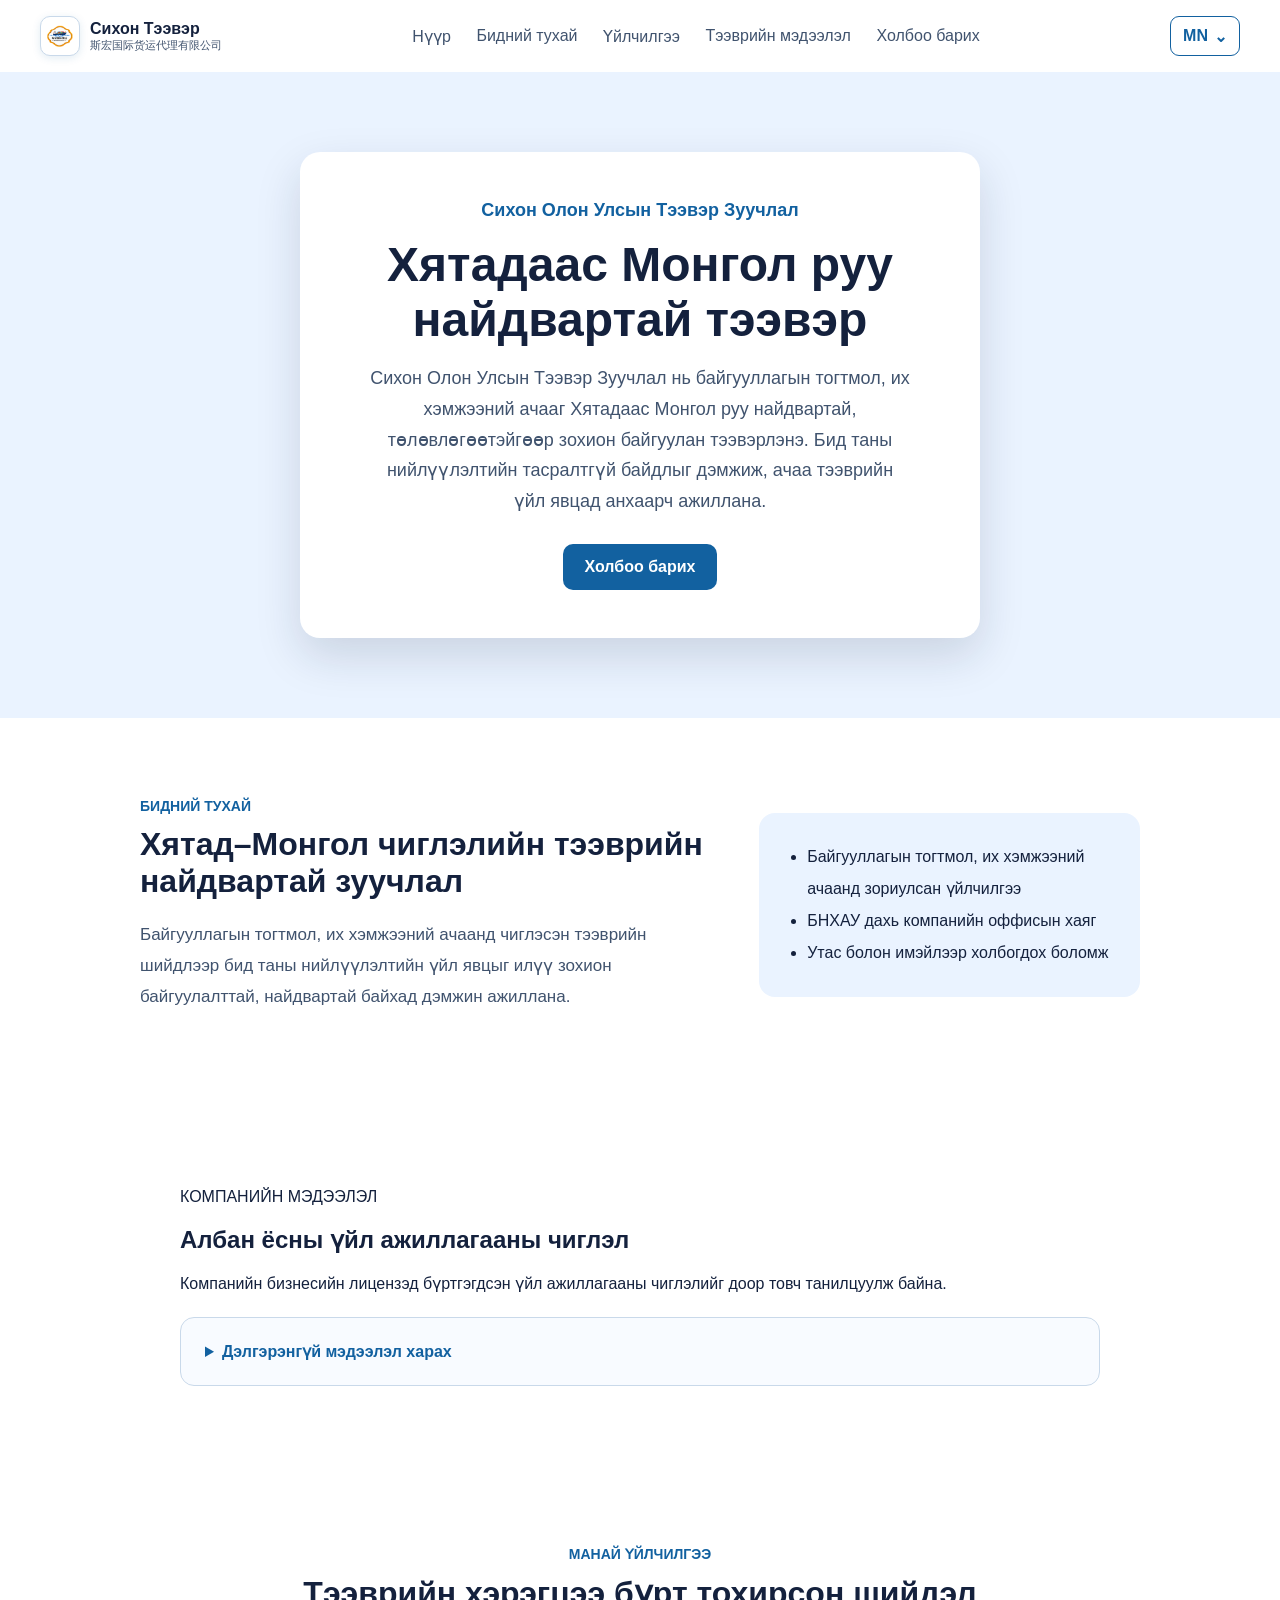
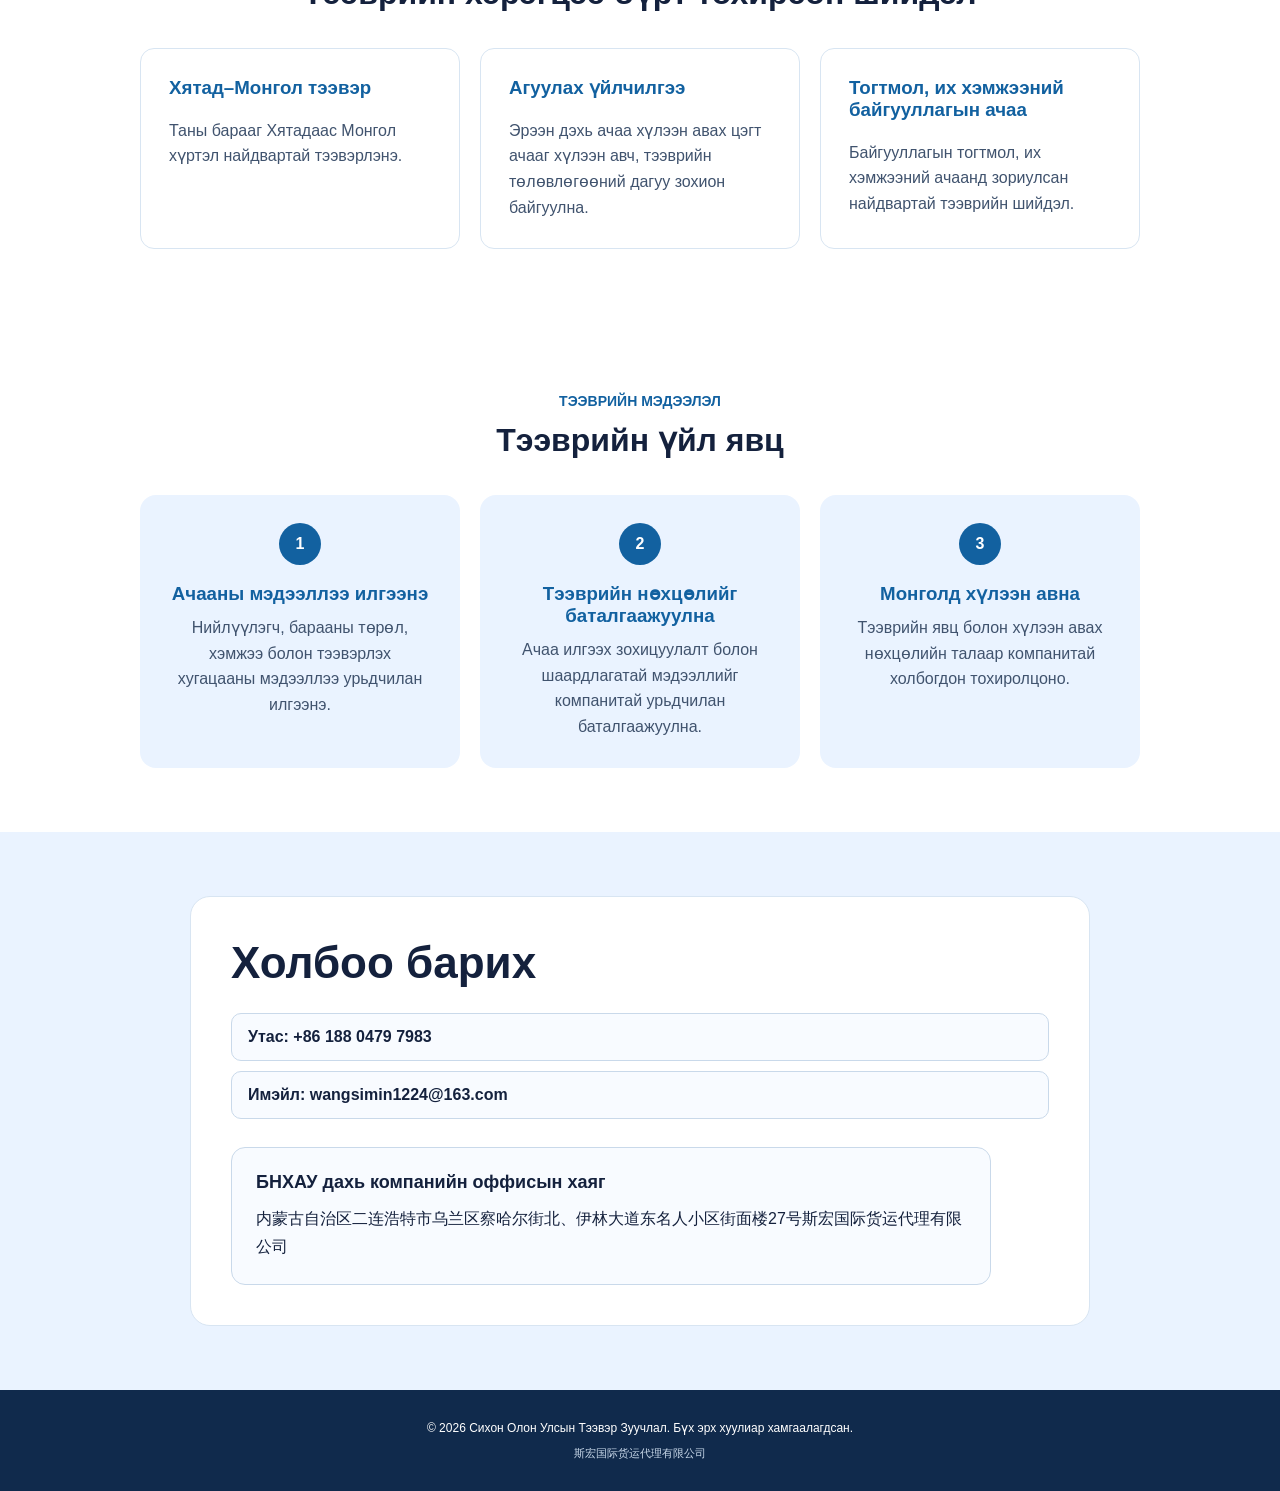
<file: index.html>
<!doctype html>
<html lang="mn">
  <head>
    <meta charset="UTF-8" />
    <meta name="viewport" content="width=device-width, initial-scale=1.0" />
    <title>Сихон Олон Улсын Тээвэр Зуучлал | Хятад–Монгол ачаа тээвэр</title>
    <meta name="description" content="Сихон Олон Улсын Тээвэр Зуучлал нь Хятадаас Монгол руу байгууллагын тогтмол, их хэмжээний ачаа тээвэрлэх үйлчилгээ үзүүлнэ.">
    <meta property="og:type" content="website">
<meta property="og:title" content="Сихон Олон Улсын Тээвэр Зуучлал | Хятад–Монгол ачаа тээвэр">
<meta property="og:description" content="Хятадаас Монгол руу байгууллагын тогтмол, их хэмжээний ачааг найдвартай тээвэрлэнэ.">
<meta property="og:url" content="https://oc6891-stack.github.io/sihon-website/">
<meta property="og:image" content="https://oc6891-stack.github.io/sihon-website/images/sihong-logo-final.png">

    <link rel="stylesheet" href="style.css" />
    <link rel="icon" type="image/png" href="images/sihong-logo-final.png">
  </head>

  <body>
    <header class="site-header">
  <div class="logo">
   <span class="logo-mark">
  <img
    src="images/sihong-logo-final.png"
    alt="斯宏国际货运 — SIHONGGUOJI"
  >
</span>
    <div>
      <strong>Сихон Тээвэр</strong>
      <small>斯宏国际货运代理有限公司</small>
    </div>
  </div>
<button class="menu-toggle" type="button" aria-label="Open menu" aria-expanded="false">
  ☰
</button>
  <nav class="main-nav">
    <a href="#">Нүүр</a>
    <a href="#about">Бидний тухай</a>
    <a href="#services">Үйлчилгээ</a>
    <a href="#process">Тээврийн мэдээлэл</a>
    <a href="#contact">Холбоо барих</a>
  </nav>

 <div class="languages">
  <details class="language-menu">
    <summary>MN</summary>
    <div class="language-options">
      <a class="active" href="index.html">Монгол</a>
      <a href="en.html">English</a>
      <a href="zh.html">中文</a>
    </div>
  </details>
</div>
</header>
    <main class="welcome-card">
      <p class="company-name">Сихон Олон Улсын Тээвэр Зуучлал</p>

      <h1>Хятадаас Монгол руу найдвартай тээвэр</h1>

      <p class="description">
        Сихон Олон Улсын Тээвэр Зуучлал нь байгууллагын тогтмол, их хэмжээний
  ачааг Хятадаас Монгол руу найдвартай, төлөвлөгөөтэйгөөр зохион байгуулан
  тээвэрлэнэ. Бид таны нийлүүлэлтийн тасралтгүй байдлыг дэмжиж,
  ачаа тээврийн үйл явцад анхаарч ажиллана.
      </p>

     <a class="contact-button" href="#contact">
  Холбоо барих
</a> 
    </main> 
    <section id="about" class="about-section">
  <div class="about-content">
    <div>
      <p class="section-label">БИДНИЙ ТУХАЙ</p>
      <h2>Хятад–Монгол чиглэлийн тээврийн найдвартай зуучлал</h2>

      <p class="about-text">
       Байгууллагын тогтмол, их хэмжээний ачаанд чиглэсэн тээврийн шийдлээр бид таны нийлүүлэлтийн үйл явцыг илүү зохион байгуулалттай, найдвартай байхад дэмжин ажиллана.
    </div>

    <ul class="about-list">
  <li>Байгууллагын тогтмол, их хэмжээний ачаанд зориулсан үйлчилгээ</li>
  <li>БНХАУ дахь компанийн оффисын хаяг</li>
  <li>Утас болон имэйлээр холбогдох боломж</li>
</ul>
  </div>
</section>
<section id="legal-scope" class="legal-scope-section">
  <div class="legal-scope-card">
    <p class="eyebrow">КОМПАНИЙН МЭДЭЭЛЭЛ</p>
    <h2>Албан ёсны үйл ажиллагааны чиглэл</h2>

    <p>
      Компанийн бизнесийн лицензэд бүртгэгдсэн үйл ажиллагааны чиглэлийг доор товч танилцуулж байна.
    </p>

    <details class="legal-scope-details">
      <summary>Дэлгэрэнгүй мэдээлэл харах</summary>

      <h3>Ерөнхий үйл ажиллагаа</h3>
      <ul>
        <li>Олон улсын хуурай замын ачаа тээврийн зуучлал</li>
        <li>Гаалийн мэдүүлэг болон бараа шалгалтын үйлчилгээ</li>
        <li>Мэдээлэл, зөвлөх үйлчилгээ</li>
        <li>Дотоодын ачаа тээвэр, худалдааны зуучлал</li>
        <li>Ачилт, буулгалт, зөөвөрлөлт</li>
        <li>Дотоодын чингэлэгт ачаа тээврийн зуучлал</li>
        <li>Ердийн барааны агуулахын үйлчилгээ</li>
      </ul>

      <h3>Зөвшөөрөлтэй үйл ажиллагаа</h3>
      <p>
        Аюултай бараа оруулахгүй авто замын ачаа тээвэр. Холбогдох байгууллагын зөвшөөрөл, баримт бичгийн хүрээнд хэрэгжүүлнэ.
      </p>
    </details>
  </div>
</section>
    <section id="services" class="services-section">
  <p class="section-label">МАНАЙ ҮЙЛЧИЛГЭЭ</p>
  <h2>Тээврийн хэрэгцээ бүрт тохирсон шийдэл</h2>

  <div class="service-grid">
    <article class="service-card">
      <h3>Хятад–Монгол тээвэр</h3>
      <p>Таны барааг Хятадаас Монгол хүртэл найдвартай тээвэрлэнэ.</p>
    </article>

    <article class="service-card">
      <h3>Агуулах үйлчилгээ</h3>
      <p>Эрээн дэхь ачаа хүлээн авах цэгт ачааг хүлээн авч, тээврийн төлөвлөгөөний дагуу зохион байгуулна.</p>
    </article>

    <article class="service-card">
      <h3>Тогтмол, их хэмжээний байгууллагын ачаа</h3>
      <p>Байгууллагын тогтмол, их хэмжээний ачаанд зориулсан найдвартай тээврийн шийдэл.</p>
    </article>
  </div>
</section> 
<script>
  const servicesLink = document.querySelector('a[href="#services"]');
  const servicesSection = document.querySelector("#services");

  servicesLink.addEventListener("click", function (event) {
    event.preventDefault();

    servicesSection.scrollIntoView({
      behavior: "smooth",
      block: "start"
    });
  });
</script>
<section id="process" class="process-section">
  <p class="section-label">ТЭЭВРИЙН МЭДЭЭЛЭЛ</p>
  <h2>Тээврийн үйл явц</h2>

  <div class="process-grid">
    <article class="process-card">
      <span>1</span>
      <h3>Ачааны мэдээллээ илгээнэ</h3>
      <p>Нийлүүлэгч, барааны төрөл, хэмжээ болон тээвэрлэх хугацааны мэдээллээ урьдчилан илгээнэ.</p>
    </article>

    <article class="process-card">
      <span>2</span>
      <h3>Тээврийн нөхцөлийг баталгаажуулна</h3>
      <p>Ачаа илгээх зохицуулалт болон шаардлагатай мэдээллийг компанитай урьдчилан баталгаажуулна.</p>
    </article>

    <article class="process-card">
      <span>3</span>
      <h3>Монголд хүлээн авна</h3>
      <p>Тээврийн явц болон хүлээн авах нөхцөлийн талаар компанитай холбогдон тохиролцоно.</p>
    </article>
  </div>
</section>

<section id="contact" class="contact-section">
  <div class="contact-content">
    <h2>Холбоо барих</h2>

    <div class="contact-links">
      <a href="tel:+8618804797983">Утас: +86 188 0479 7983</a>
      <a href="mailto:wangsimin1224@163.com">
        Имэйл: wangsimin1224@163.com
      </a>
    </div>

    <div class="office-address">
      <h3>БНХАУ дахь компанийн оффисын хаяг</h3>
      <p class="address-text">
        内蒙古自治区二连浩特市乌兰区察哈尔街北、伊林大道东名人小区街面楼27号斯宏国际货运代理有限公司
      </p>
    </div>
  </div>
</section>
<footer class="site-footer">
  <p>© 2026 Сихон Олон Улсын Тээвэр Зуучлал. Бүх эрх хуулиар хамгаалагдсан.</p>
  <p class="legal-name">斯宏国际货运代理有限公司</p>
</footer>
<script>
  document.querySelectorAll(".menu-toggle").forEach((button) => {
    button.addEventListener("click", () => {
      const header = button.closest(".site-header");
      const isOpen = header.classList.toggle("menu-open");

      button.setAttribute("aria-expanded", String(isOpen));
      button.textContent = isOpen ? "×" : "☰";
    });
  });
</script>
  </body>
</html>
</file>
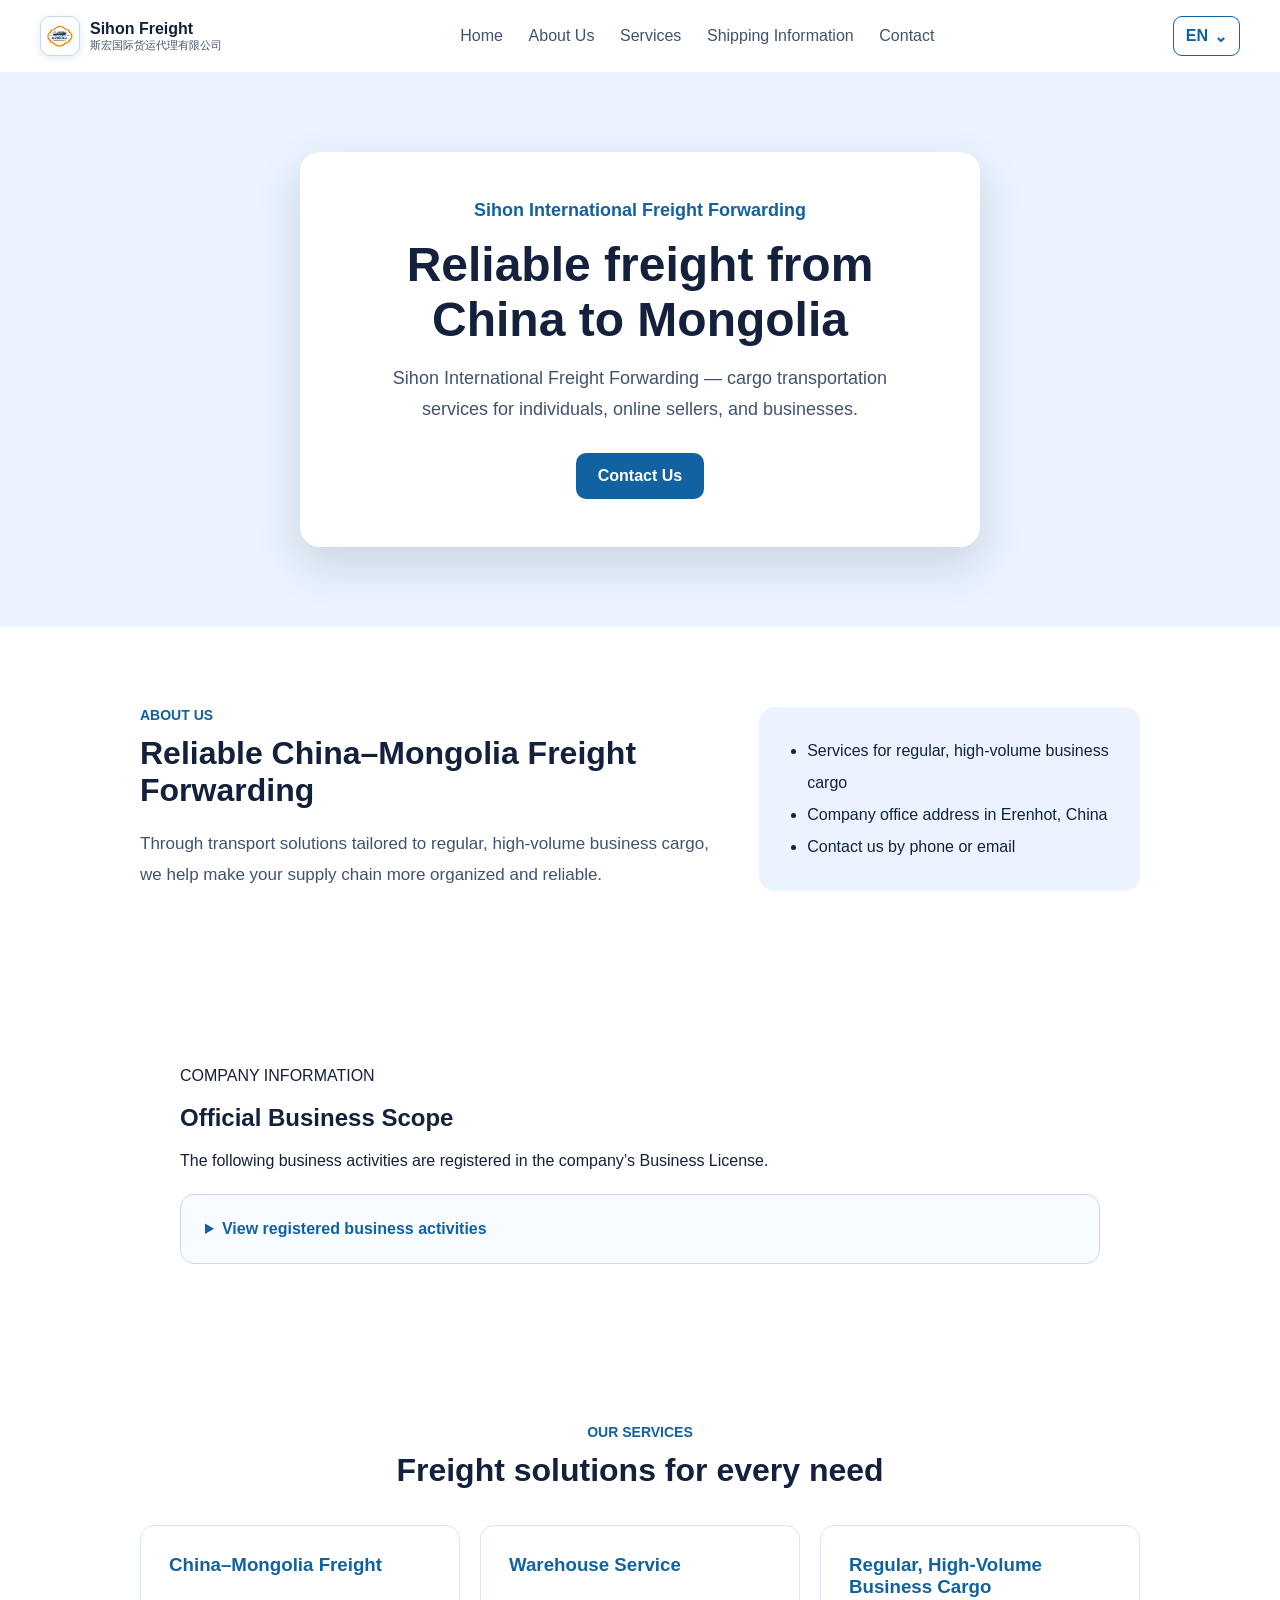
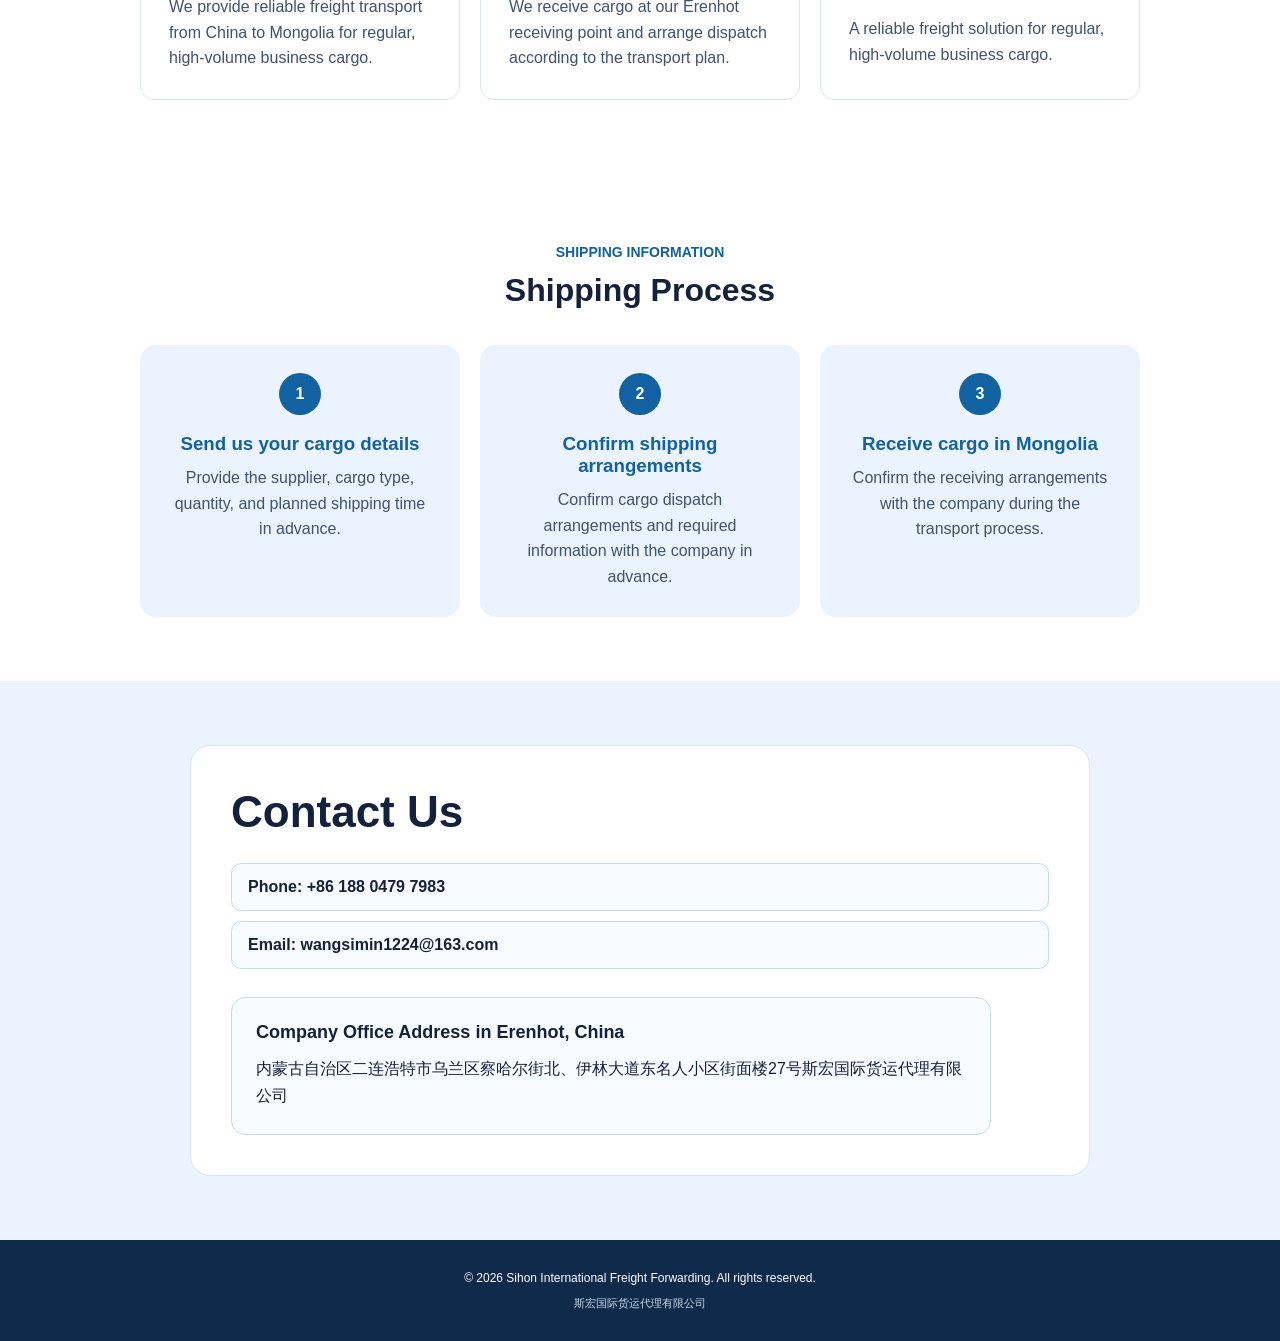
<file: en.html>
<!doctype html>
<html lang="EN">
  <head>
    <meta charset="UTF-8" />
    <meta name="viewport" content="width=device-width, initial-scale=1.0" />
    <title>Sihon International Freight Forwarding | China–Mongolia Freight</title>
<meta name="description" content="Sihon International Freight Forwarding provides reliable, planned transport for regular, high-volume business cargo from China to Mongolia.">
<meta property="og:type" content="website">
<meta property="og:title" content="Sihon International Freight Forwarding | China–Mongolia Freight">
<meta property="og:description" content="Reliable, planned transport for regular, high-volume business cargo from China to Mongolia.">
<meta property="og:url" content="https://oc6891-stack.github.io/sihon-website/en.html">
<meta property="og:image" content="https://oc6891-stack.github.io/sihon-website/images/sihong-logo-final.png">

    <link rel="stylesheet" href="style.css" />
  </head>

  <body>
    <header class="site-header">
  <div class="logo">
    <span class="logo-mark">
  <img
    src="images/sihong-logo-final.png"
    alt="斯宏国际货运 — SIHONGGUOJI"
  >
</span>

    <div>
      <strong>Sihon Freight</strong>
      <small>斯宏国际货运代理有限公司</small>
    </div>
  </div>
<button class="menu-toggle" type="button" aria-label="Open menu" aria-expanded="false">
  ☰
</button>
  <nav class="main-nav">
    <a href="#home">Home</a>
    <a href="#about">About Us</a>
    <a href="#services">Services</a>
    <a href="#process">Shipping Information</a>
    <a href="#contact">Contact</a>
  </nav>

  <div class="languages">
  <details class="language-menu">
    <summary>EN</summary>
    <div class="language-options">
      <a href="index.html">Монгол</a>
      <a class="active" href="en.html">English</a>
      <a href="zh.html">中文</a>
    </div>
  </details>
</div>
</header>
    <main id="home" class="welcome-card">
      <p class="company-name">Sihon International Freight Forwarding</p>

      <h1>Reliable freight from China to Mongolia</h1>

      <p class="description">
        Sihon International Freight Forwarding — cargo transportation services for individuals, online sellers, and businesses.
      </p>

      <a class="contact-button" href="#contact">
  Contact Us
</a>
    </main> 
    <section id="about" class="about-section">
  <div class="about-content">
    <div>
      <p class="section-label">ABOUT US</p>
      <h2>Reliable China–Mongolia Freight Forwarding</h2>

      <p class="about-text"> 
      Through transport solutions tailored to regular, high-volume business cargo, we help make your supply chain more organized and reliable.
      </p>
    </div>

    <ul class="about-list">
  <li>Services for regular, high-volume business cargo</li>
  <li>Company office address in Erenhot, China</li>
  <li>Contact us by phone or email</li>
</ul>
  </div>
</section>
<section id="legal-scope" class="legal-scope-section">
  <div class="legal-scope-card">
    <p class="eyebrow">COMPANY INFORMATION</p>
    <h2>Official Business Scope</h2>

    <p>
      The following business activities are registered in the company’s Business License.
    </p>

    <details class="legal-scope-details">
      <summary>View registered business activities</summary>

      <h3>General Business Activities</h3>
      <ul>
        <li>International land freight forwarding</li>
        <li>Customs declaration and cargo inspection services</li>
        <li>Information and consulting services</li>
        <li>Domestic freight forwarding and trade agency services</li>
        <li>Loading, unloading, and handling services</li>
        <li>Domestic container freight forwarding</li>
        <li>General cargo warehousing services</li>
      </ul>

      <h3>Licensed Business Activity</h3>
      <p>
        Road freight transportation excluding dangerous goods, conducted within the scope of approvals and permits issued by the relevant authorities.
      </p>
    </details>
  </div>
</section>
    <section id="services" class="services-section">
  <p class="section-label">OUR SERVICES</p>
  <h2>Freight solutions for every need</h2>

  <div class="service-grid">
    <article class="service-card">
      <h3>China–Mongolia Freight</h3>
      <p>We provide reliable freight transport from China to Mongolia for regular, high-volume business cargo.</p>
    </article>

    <article class="service-card">
      <h3>Warehouse Service</h3>
      <p>We receive cargo at our Erenhot receiving point and arrange dispatch according to the transport plan.</p>
    </article>

    <article class="service-card">
      <h3>Regular, High-Volume Business Cargo</h3>
      <p>A reliable freight solution for regular, high-volume business cargo.</p>
    </article>
  </div>
</section> 
<script>
  const servicesLink = document.querySelector('a[href="#services"]');
  const servicesSection = document.querySelector("#services");

  servicesLink.addEventListener("click", function (event) {
    event.preventDefault();

    servicesSection.scrollIntoView({
      behavior: "smooth",
      block: "start"
    });
  });
</script>
<section id="process" class="process-section">
  <p class="section-label">SHIPPING INFORMATION</p>
  <h2>Shipping Process</h2>

  <div class="process-grid">
    <article class="process-card">
      <span>1</span>
      <h3>Send us your cargo details</h3>
      <p>Provide the supplier, cargo type, quantity, and planned shipping time in advance.</p>
    </article>

    <article class="process-card">
      <span>2</span>
      <h3>Confirm shipping arrangements</h3>
      <p>Confirm cargo dispatch arrangements and required information with the company in advance.</p>
    </article>

    <article class="process-card">
      <span>3</span>
      <h3>Receive cargo in Mongolia</h3>
      <p>Confirm the receiving arrangements with the company during the transport process.</p>
    </article>
  </div>
</section>
<section id="contact" class="contact-section">
  <div class="contact-content">
    <h2>Contact Us</h2>

    <div class="contact-links">
      <a href="tel:+8618804797983">Phone: +86 188 0479 7983</a>
      <a href="mailto:wangsimin1224@163.com">
        Email: wangsimin1224@163.com
      </a>
    </div>

    <div class="office-address">
      <h3>Company Office Address in Erenhot, China</h3>
      <p class="address-text">
        内蒙古自治区二连浩特市乌兰区察哈尔街北、伊林大道东名人小区街面楼27号斯宏国际货运代理有限公司
      </p>
    </div>
  </div>
</section>
<footer class="site-footer">
  <p>© 2026 Sihon International Freight Forwarding. All rights reserved.</p>
  <p class="legal-name">斯宏国际货运代理有限公司</p>
</footer>
<script>
  document.querySelectorAll(".menu-toggle").forEach((button) => {
    button.addEventListener("click", () => {
      const header = button.closest(".site-header");
      const isOpen = header.classList.toggle("menu-open");

      button.setAttribute("aria-expanded", String(isOpen));
      button.textContent = isOpen ? "×" : "☰";
    });
  });
</script>
  </body>
</html>
</file>
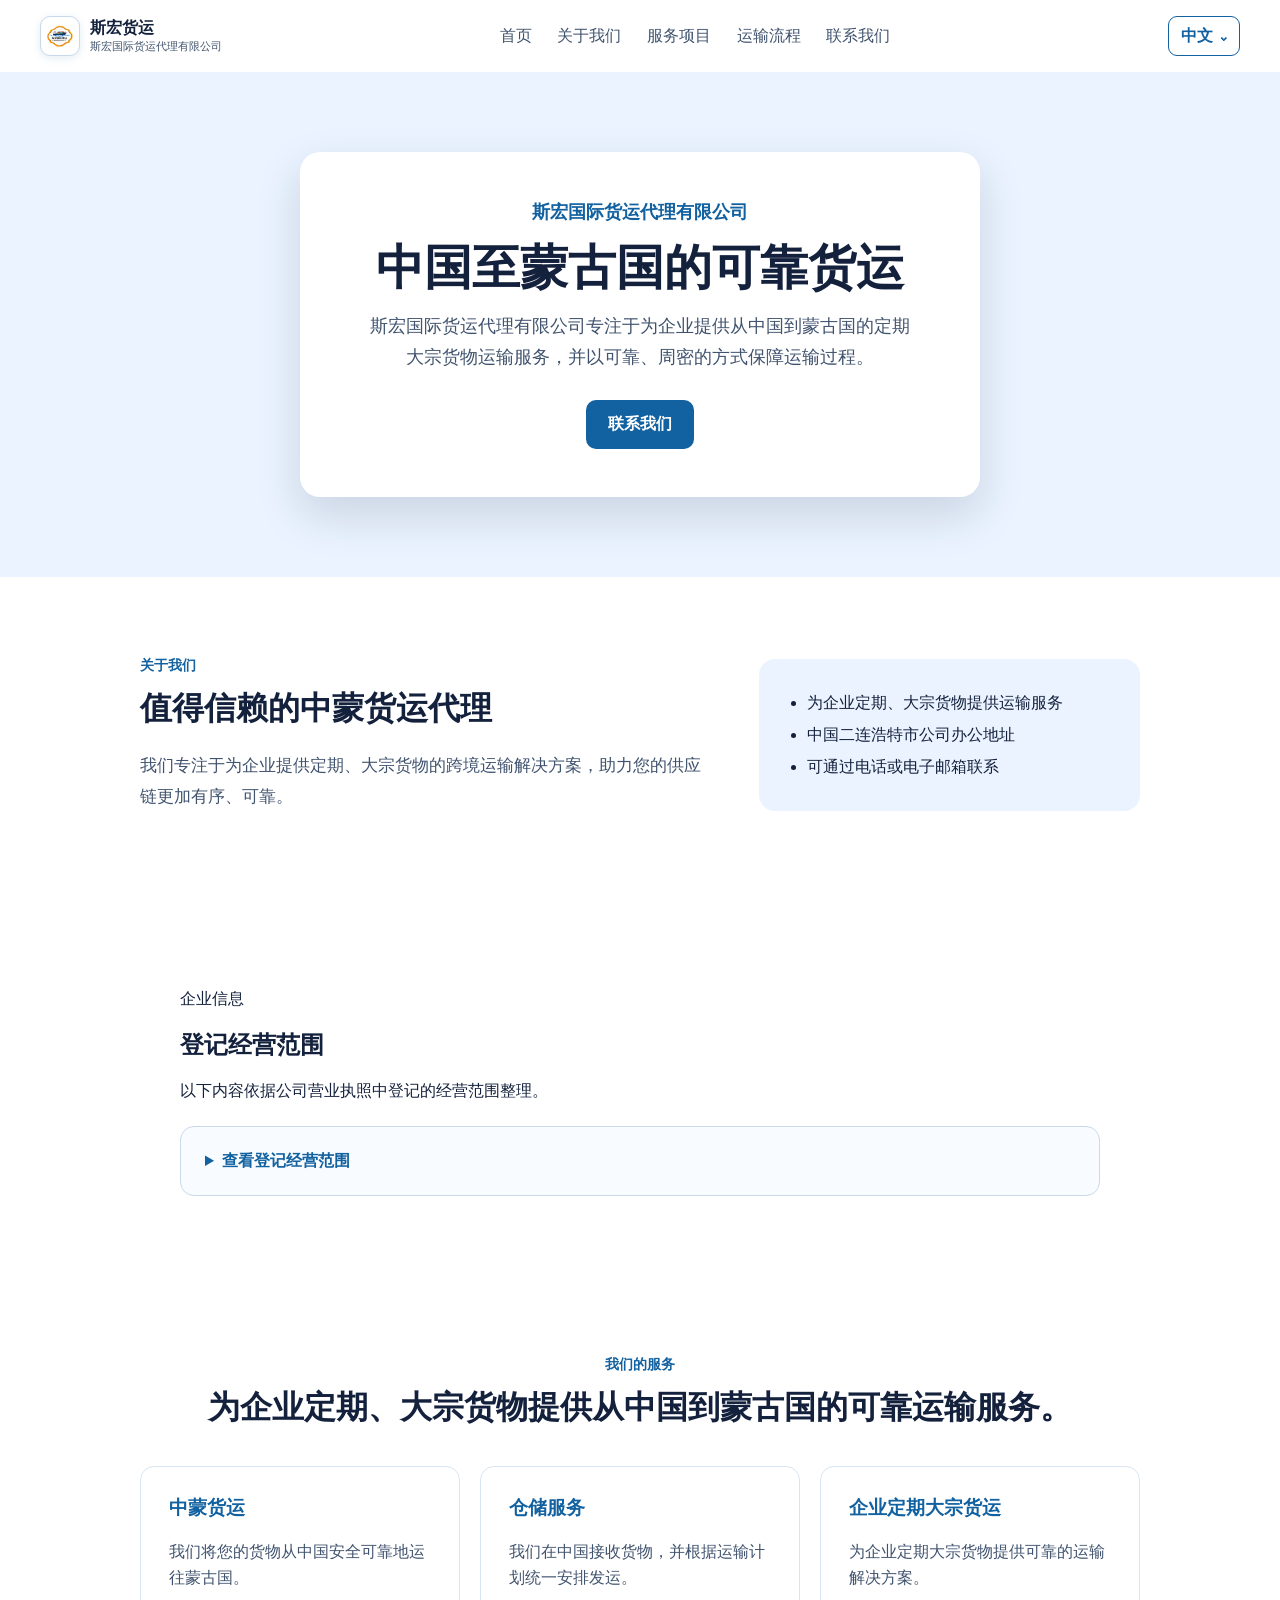
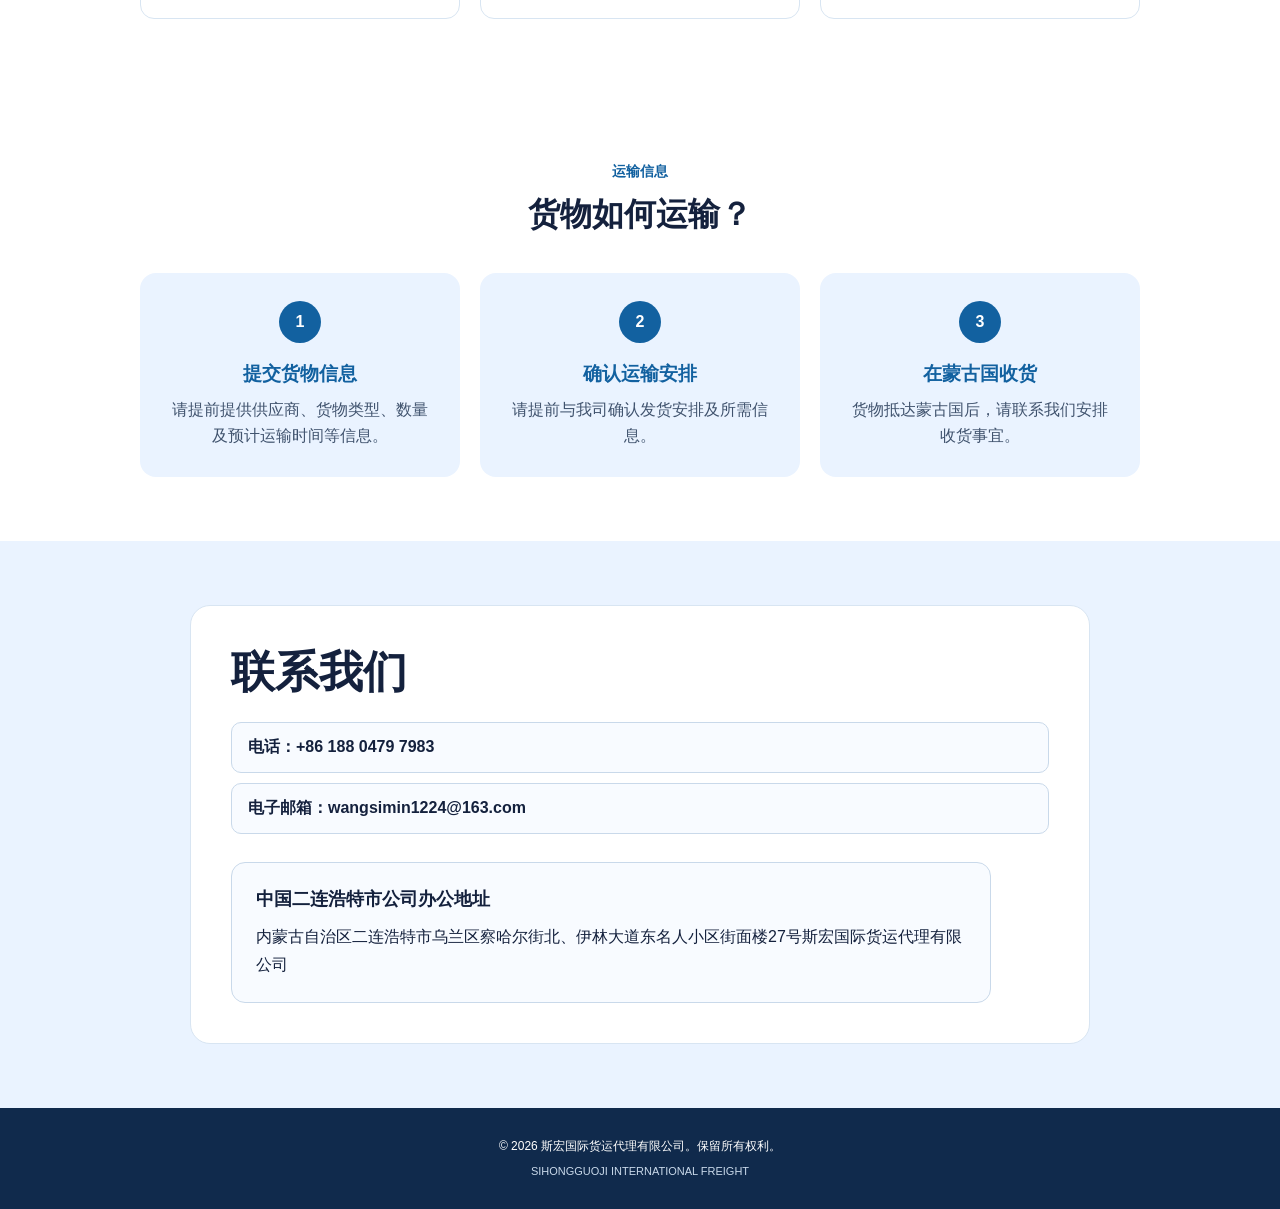
<file: zh.html>
<!doctype html>
<html lang="zh-CN">
  <head>
    <meta charset="UTF-8" />
    <meta name="viewport" content="width=device-width, initial-scale=1.0" />
    <title>斯宏国际货运代理有限公司 | 中蒙货运服务</title>
<meta name="description" content="斯宏国际货运代理有限公司为企业提供从中国到蒙古国的定期、大宗货物运输服务。">
<meta property="og:type" content="website">
<meta property="og:title" content="斯宏国际货运代理有限公司 | 中蒙货运服务">
<meta property="og:description" content="为企业提供从中国到蒙古国的定期、大宗货物运输服务。">
<meta property="og:url" content="https://oc6891-stack.github.io/sihon-website/zh.html">
<meta property="og:image" content="https://oc6891-stack.github.io/sihon-website/images/sihong-logo-final.png">

    <link rel="stylesheet" href="style.css" />
  </head>

  <body>
    <header class="site-header">
  <div class="logo">
    <span class="logo-mark">
  <img
    src="images/sihong-logo-final.png"
    alt="斯宏国际货运 — SIHONGGUOJI"
  >
</span>

    <div>
      <strong>斯宏货运</strong>
      <small>斯宏国际货运代理有限公司</small>
    </div>
  </div>
<button class="menu-toggle" type="button" aria-label="Open menu" aria-expanded="false">
  ☰
</button>
  <nav class="main-nav">
    <a href="#">首页</a>
    <a href="#about">关于我们</a>
    <a href="#services">服务项目</a>
    <a href="#process">运输流程</a>
    <a href="#contact">联系我们</a>
  </nav>

 <div class="languages">
  <details class="language-menu">
    <summary>中文</summary>
    <div class="language-options">
      <a href="index.html">Монгол</a>
      <a href="en.html">English</a>
      <a class="active" href="zh.html">中文</a>
    </div>
  </details>
</div>
</header>
    <main class="welcome-card">
      <p class="company-name">斯宏国际货运代理有限公司</p>

      <h1>中国至蒙古国的可靠货运</h1>

      <p class="description">
        斯宏国际货运代理有限公司专注于为企业提供从中国到蒙古国的定期大宗货物运输服务，并以可靠、周密的方式保障运输过程。
      </p>

      <a class="contact-button" href="#contact">
  联系我们
</a>
    </main> 
    <section id="about" class="about-section">
  <div class="about-content">
    <div>
      <p class="section-label">关于我们</p>
      <h2>值得信赖的中蒙货运代理</h2>

      <p class="about-text">
       我们专注于为企业提供定期、大宗货物的跨境运输解决方案，助力您的供应链更加有序、可靠。
      </p>
    </div>

    <ul class="about-list">
  <li>为企业定期、大宗货物提供运输服务</li>
  <li>中国二连浩特市公司办公地址</li>
  <li>可通过电话或电子邮箱联系</li>
</ul>
  </div>
</section>
<section id="legal-scope" class="legal-scope-section">
  <div class="legal-scope-card">
    <p class="eyebrow">企业信息</p>
    <h2>登记经营范围</h2>

    <p>
      以下内容依据公司营业执照中登记的经营范围整理。
    </p>

    <details class="legal-scope-details">
      <summary>查看登记经营范围</summary>

      <h3>一般项目</h3>
      <ul>
        <li>陆路国际货物运输代理</li>
        <li>报关业务、报检业务</li>
        <li>信息咨询服务</li>
        <li>国内货物运输代理、国内贸易代理</li>
        <li>装卸搬运</li>
        <li>国内集装箱货物运输代理</li>
        <li>普通货物仓储服务</li>
      </ul>

      <h3>许可项目</h3>
      <p>
        道路货物运输（不含危险货物）。具体经营活动在相关部门批准或许可的范围内开展。
      </p>
    </details>
  </div>
</section>
    <section id="services" class="services-section">
  <p class="section-label">我们的服务</p>
  <h2>为企业定期、大宗货物提供从中国到蒙古国的可靠运输服务。</h2>

  <div class="service-grid">
    <article class="service-card">
      <h3>中蒙货运</h3>
      <p>我们将您的货物从中国安全可靠地运往蒙古国。</p>
    </article>

    <article class="service-card">
      <h3>仓储服务</h3>
      <p>我们在中国接收货物，并根据运输计划统一安排发运。</p>
    </article>

    <article class="service-card">
      <h3>企业定期大宗货运</h3>
      <p>为企业定期大宗货物提供可靠的运输解决方案。</p>
    </article>
  </div>
</section> 
<script>
  const servicesLink = document.querySelector('a[href="#services"]');
  const servicesSection = document.querySelector("#services");

  servicesLink.addEventListener("click", function (event) {
    event.preventDefault();

    servicesSection.scrollIntoView({
      behavior: "smooth",
      block: "start"
    });
  });
</script>
<section id="process" class="process-section">
  <p class="section-label">运输信息</p>
  <h2>货物如何运输？</h2>

  <div class="process-grid">
    <article class="process-card">
      <span>1</span>
      <h3>提交货物信息</h3>
      <p>请提前提供供应商、货物类型、数量及预计运输时间等信息。</p>
    </article>

    <article class="process-card">
  <span>2</span>
  <h3>确认运输安排</h3>
  <p>请提前与我司确认发货安排及所需信息。</p>
</article>

    <article class="process-card">
      <span>3</span>
      <h3>在蒙古国收货</h3>
      <p>货物抵达蒙古国后，请联系我们安排收货事宜。</p>
    </article>
  </div>
</section>
<section id="contact" class="contact-section">
  <div class="contact-content">
    <h2>联系我们</h2>

    <div class="contact-links">
      <a href="tel:+8618804797983">电话：+86 188 0479 7983</a>
      <a href="mailto:wangsimin1224@163.com">
        电子邮箱：wangsimin1224@163.com
      </a>
    </div>

    <div class="office-address">
      <h3>中国二连浩特市公司办公地址</h3>
      <p class="address-text">
        内蒙古自治区二连浩特市乌兰区察哈尔街北、伊林大道东名人小区街面楼27号斯宏国际货运代理有限公司
      </p>
    </div>
  </div>
</section>
<footer class="site-footer">
  <p>© 2026 斯宏国际货运代理有限公司。保留所有权利。</p>
  <p class="legal-name">SIHONGGUOJI INTERNATIONAL FREIGHT</p>
</footer>
<script>
  document.querySelectorAll(".menu-toggle").forEach((button) => {
    button.addEventListener("click", () => {
      const header = button.closest(".site-header");
      const isOpen = header.classList.toggle("menu-open");

      button.setAttribute("aria-expanded", String(isOpen));
      button.textContent = isOpen ? "×" : "☰";
    });
  });
</script>
  </body>
</html>
</file>
<file: style.css>
html {
  scroll-behavior: smooth;
}
* { box-sizing: border-box;
}

body {           
  margin: 0;
  min-height: 100vh;
  background: #eaf3ff;
  color: #14213d;
  font-family: Arial, sans-serif;
}

.welcome-card {
  width: min(100%, 680px); 
  margin: 80px auto;
  padding: 48px;
  text-align: center;
  background: #ffffff;
  border-radius: 20px;
  box-shadow: 0 18px 45px rgb(20 33 61 / 15%);
}

.company-name {
  margin: 0;
  color: #1261a0;
  font-size: 18px;
  font-weight: bold;
}

h1 {
  margin: 16px 0;
  font-size: 48px;
  line-height: 1.15;
}

.description {
  margin: 0 auto 28px;
  max-width: 540px;
  color: #40536e;
  font-size: 18px;
  line-height: 1.7;
}

.contact-button {
  display: inline-block;
  padding: 14px 22px;
  border-radius: 10px;
  background: #1261a0;
  color: #ffffff;
  font-weight: bold;
  text-decoration: none;
}

.contact-button:hover {
  background: #0d4c80;
}

@media (max-width: 520px) {
  .welcome-card {
    padding: 32px 24px;
  }

  h1 {
    font-size: 34px;
  }
}.site-header {
  display: flex;
  align-items: center;
  justify-content: space-between;
  gap: 20px;
  padding: 16px 40px;
  background: white;
}

.logo {
  display: flex;
  align-items: center;
  gap: 10px;
}

.logo-mark {
  display: grid;
  width: 40px;
  height: 40px;
  place-items: center;
  border-radius: 10px;
  background: #1261a0;
  color: white;
  font-weight: bold;
}

.logo strong,
.logo small {
  display: block;
}

.logo small {
  color: #40536e;
  font-size: 11px;
}

.main-nav {
  display: flex;
  gap: 18px;
}

.main-nav a {
  color: #40536e;
  text-decoration: none;
}

.languages {
  display: flex;
  gap: 4px;
}

.languages button {
  padding: 7px 9px;
  border: 1px solid #1261a0;
  border-radius: 6px;
  background: white;
  color: #1261a0;
}.services-section {
  padding: 80px 24px;
  background: #ffffff;
  text-align: center;
}

.section-label {
  margin: 0;
  color: #1261a0;
  font-size: 14px;
  font-weight: bold;
}

.services-section h2 {
  margin: 12px 0 36px;
  font-size: 32px;
}

.service-grid {
  display: grid;
  grid-template-columns: repeat(3, 1fr);
  gap: 20px;
  max-width: 1000px;
  margin: 0 auto;
}

.service-card {
  padding: 28px;
  border: 1px solid #d8e5f2;
  border-radius: 14px;
  text-align: left;
}

.service-card h3 {
  margin-top: 0;
  color: #1261a0;
}

.service-card p {
  margin-bottom: 0;
  color: #40536e;
  line-height: 1.6;
}.about-section {
  padding: 80px 24px;
  background: #ffffff;
}

.about-content {
  display: grid;
  grid-template-columns: 1.2fr 0.8fr;
  gap: 48px;
  align-items: center;
  max-width: 1000px;
  margin: 0 auto;
}

.about-content h2 {
  margin: 12px 0 20px;
  font-size: 32px;
}

.about-text {
  margin: 0;
  color: #40536e;
  font-size: 17px;
  line-height: 1.8;
}

.about-list {
  margin: 0;
  padding: 28px 28px 28px 48px;
  border-radius: 16px;
  background: #eaf3ff;
  color: #14213d;
  line-height: 2;
}@media (max-width: 760px) {
  .site-header {
    flex-direction: column;
    align-items: flex-start;
    padding: 18px 24px;
  }

  .main-nav {
    flex-wrap: wrap;
    gap: 12px;
  }

  .languages {
    align-self: flex-end;
  }

  .welcome-card {
    margin: 40px 20px;
    padding: 32px 24px;
  }

  h1 {
    font-size: 34px;
  }

  .service-grid,
  .about-content,
  .contact-content {
    grid-template-columns: 1fr;
  }

  .services-section,
  .about-section,
  .contact-section {
    padding: 56px 20px;
  }

  .services-section h2,
  .about-content h2,
  .contact-details h2 {
    font-size: 27px;
  }
}

.process-section h2 {
  margin: 12px 0 36px;
  font-size: 32px;
}

.process-grid {
  display: grid;
  grid-template-columns: repeat(3, 1fr);
  gap: 20px;
  max-width: 1000px;
  margin: 0 auto;
}

.process-card {
  padding: 28px;
  border-radius: 16px;
  background: #eaf3ff;
}

.process-card span {
  display: grid;
  width: 42px;
  height: 42px;
  place-items: center;
  margin: 0 auto 18px;
  border-radius: 50%;
  background: #1261a0;
  color: #ffffff;
  font-weight: bold;
}

.process-card h3 {
  margin: 0 0 10px;
  color: #1261a0;
}

.process-card p {
  margin: 0;
  color: #40536e;
  line-height: 1.6;
}.languages a {
  padding: 7px 9px;
  border: 1px solid #1261a0;
  border-radius: 6px;
  background: #ffffff;
  color: #1261a0;
  text-decoration: none;
}

.languages a.active {
  background: #1261a0;
  color: #ffffff;
}.map-link {
  display: inline-block;
  margin-top: 18px;
  color: #1261a0;
  font-weight: bold;
  text-decoration: none;
}

.map-link:hover {
  text-decoration: underline;
}.contact-links {
  display: grid;
  gap: 12px;
  margin-bottom: 28px;
}

.contact-links a {
  width: fit-content;
}.logo-mark {
  overflow: hidden;
  padding: 4px;
}

.logo-mark img {
  display: block;
  width: 100%;
  height: 100%;
  object-fit: contain;
}.logo .logo-mark {
  background: #ffffff;
  border: 1px solid #c9d9ea;
  padding: 4px;
  overflow: hidden;
  box-shadow: 0 2px 8px rgba(18, 97, 160, 0.12);
}.site-footer {
  padding: 28px 24px;
  background: #102a4c;
  color: #ffffff;
  text-align: center;
  font-size: 12px;
line-height: 1.5;
}

.site-footer p {
  margin: 0;
}

.site-footer .legal-name {
  margin-top: 8px;
  color: #c9d9ea;
  font-size: 11px;
}html,
body {
  overflow-x: hidden;
}

.contact-content {
  width: min(100% - 48px, 1100px);
  margin-inline: auto;
}

.contact-details {
  min-width: 0;
}

.contact-details h2 {
  max-width: 100%;
  font-size: clamp(32px, 4vw, 52px);
  line-height: 1.15;
  overflow-wrap: anywhere;
}

.address-text,
.delivery-note {
  max-width: 100%;
  overflow-wrap: anywhere;
  word-break: break-word;
}

.site-footer {
  width: 100%;
  margin: 0;
  padding: 20px 24px;
  background: #102a4c;
  color: #ffffff;
  text-align: center;
  font-size: 12px;
  line-height: 1.5;
}

.site-footer .legal-name {
  margin-top: 6px;
  color: #c9d9ea;
  font-size: 11px;
}

@media (max-width: 900px) {
  .contact-section {
    overflow-x: hidden;
  }

  .contact-content {
    width: 100% !important;
    max-width: none;
    padding: 56px 24px;
    grid-template-columns: 1fr;
  }

  .contact-details {
    min-width: 0;
  }

  .contact-details h2 {
    font-size: clamp(30px, 7vw, 44px);
    white-space: normal;
    overflow-wrap: anywhere;
  }

  .address-text,
  .delivery-note {
    white-space: normal;
    overflow-wrap: anywhere;
    word-break: break-word;
  }

}

@media (max-width: 900px) {
  .site-header {
    flex-wrap: wrap;
    row-gap: 16px;
  }

  .main-nav {
    order: 3;
    flex: 0 0 100%;
    display: flex;
    justify-content: center;
    flex-wrap: wrap;
    gap: 12px 18px;
  }

  .main-nav a {
    font-size: 16px;
    white-space: nowrap;
  }

  .languages {
    display: flex;
    flex-wrap: nowrap;
    gap: 8px;
    margin-left: auto;
  }

  .languages a {
  min-width: 50px;
  padding: 9px 10px;
  font-size: 16px;
  border-radius: 10px;
  white-space: nowrap;
}
}

@media (max-width: 600px) {
  .main-nav {
    justify-content: flex-start;
    flex-wrap: nowrap;
    overflow-x: auto;
  }

  .main-nav a {
    flex: 0 0 auto;
    font-size: 14px;
  }

  .languages a {
  min-width: 45px;
  padding: 8px;
  font-size: 14px;
}
}
/* Гар утсанд бүх агуулгыг бүрэн харагдуулна */
@media (max-width: 600px) {
  html,
  body {
    max-width: 100%;
    overflow-x: hidden;
  }

  .site-header {
    display: flex;
    flex-direction: column;
    align-items: stretch;
    gap: 16px;
    padding: 18px 16px;
  }
    .site-header,
  main,
  .site-footer {
    width: 100% !important;
    max-width: 100% !important;
    min-width: 0;
    margin-inline: 0;
  }

  .logo {
    justify-content: center;
  }

  .languages {
    justify-content: center;
    margin-left: 0;
    gap: 6px;
    flex-wrap: nowrap;
  }

  .languages a {
    min-width: 45px;
    padding: 8px;
    font-size: 14px;
  }

  .main-nav {
    order: initial;
    display: grid;
    grid-template-columns: repeat(2, minmax(0, 1fr));
    width: 100%;
    gap: 8px;
    overflow: visible;
  }

  .main-nav a {
    white-space: normal;
    text-align: center;
    font-size: 15px;
  }

  .process-grid,
  .process-steps,
  .process-cards,
  .process-list {
    display: grid !important;
    grid-template-columns: minmax(0, 1fr) !important;
    width: 100% !important;
    gap: 16px !important;
  }

  .process-card,
  .process-step,
  .step {
    width: 100% !important;
    min-width: 0 !important;
  }
}/* Гар утсан дээрх текстийн хэмжээг тэнцвэржүүлэх */
@media (max-width: 600px) {
  #home h1 {
    font-size: clamp(34px, 10vw, 44px);
    line-height: 1.15;
  }

  #about h2,
  #services h2,
  #process h2,
  #contact h2 {
    font-size: clamp(28px, 8vw, 36px);
    line-height: 1.2;
    overflow-wrap: anywhere;
  }

  #about li,
  #about li strong {
    font-size: 18px;
    line-height: 1.55;
  }

  .hero-section {
    padding-bottom: 88px;
  }
}/* Утасны эцсийн жигд харагдац */
@media (max-width: 600px) {
  html,
  body {
    width: 100%;
    max-width: 100%;
    overflow-x: hidden;
  }

  .site-header {
    display: flex !important;
    flex-direction: column !important;
    align-items: stretch !important;
    gap: 14px !important;
    padding: 18px 16px !important;
  }

  .logo {
    width: 100%;
    justify-content: center !important;
  }

  .main-nav {
    display: grid !important;
    grid-template-columns: repeat(2, minmax(0, 1fr)) !important;
    width: 100% !important;
    gap: 10px 12px !important;
    overflow: visible !important;
    flex-wrap: initial !important;
  }

  .main-nav a {
    min-width: 0 !important;
    white-space: normal !important;
    text-align: center !important;
    font-size: 15px !important;
    line-height: 1.25 !important;
  }

  .languages {
    display: grid !important;
    grid-template-columns: repeat(3, minmax(0, 1fr)) !important;
    width: 100% !important;
    gap: 8px !important;
    margin-left: 0 !important;
  }

  .languages a {
    display: grid !important;
    place-items: center !important;
    min-width: 0 !important;
    width: 100% !important;
    height: 48px !important;
    padding: 0 !important;
    font-size: 16px !important;
    line-height: 1 !important;
  }

  main h1 {
    font-size: clamp(34px, 10vw, 42px) !important;
    line-height: 1.15 !important;
  }

  main h2 {
    font-size: clamp(28px, 8vw, 34px) !important;
    line-height: 1.2 !important;
    overflow-wrap: anywhere;
  }

  main h3 {
    font-size: 22px !important;
    line-height: 1.3 !important;
  }

  main li,
  main li strong {
    font-size: 18px !important;
    line-height: 1.55 !important;
  }

  .hero-section {
    padding-bottom: 88px !important;
  }
}/* About хэсгийн онцлох мөрийг жигд болгох */
#about li strong {
  display: inline;
  font-size: 1em !important;
  line-height: inherit !important;
  font-weight: 700;
  overflow-wrap: anywhere;
}

/* Services гарчгийг дэлгэцэд жигд багтаах */
#services h2 {
  max-width: 900px;
  margin-inline: auto;
}

@media (max-width: 600px) {
  #services h2 {
    font-size: 32px !important;
    line-height: 1.2 !important;
  }
}/* Компанийн стандарт гар утасны header */
.menu-toggle {
  display: none;
}

@media (max-width: 600px) {
  .site-header {
    display: grid !important;
    grid-template-columns: minmax(0, 1fr) 44px !important;
    align-items: center !important;
    gap: 12px !important;
    padding: 14px 16px !important;
  }

  .logo {
    justify-content: flex-start !important;
    min-width: 0;
  }

  .logo strong {
    font-size: 18px;
  }

  .logo small {
    font-size: 11px;
  }

  .menu-toggle {
    display: grid !important;
    width: 44px;
    height: 44px;
    place-items: center;
    border: 1px solid #1261a0;
    border-radius: 10px;
    background: #ffffff;
    color: #1261a0;
    font-size: 26px;
    line-height: 1;
    cursor: pointer;
  }

  .main-nav,
  .languages {
    display: none !important;
  }

  .site-header.menu-open .main-nav {
    display: grid !important;
    grid-column: 1 / -1;
    grid-template-columns: repeat(2, minmax(0, 1fr)) !important;
    width: 100% !important;
    gap: 10px 12px !important;
    order: unset !important;
    overflow: visible !important;
  }

  .site-header.menu-open .main-nav a {
    min-width: 0 !important;
    text-align: center;
    white-space: normal !important;
    font-size: 15px !important;
    line-height: 1.25;
  }

  .site-header.menu-open .languages {
    display: grid !important;
    grid-column: 1 / -1;
    grid-template-columns: repeat(3, minmax(0, 1fr)) !important;
    width: 100% !important;
    gap: 8px;
    margin: 0 !important;
  }

  .site-header.menu-open .languages a {
    display: grid !important;
    height: 44px;
    min-width: 0 !important;
    place-items: center;
    padding: 0 !important;
    font-size: 16px !important;
    line-height: 1;
  }
}/* Хураангуй хэл сонголт */
.language-menu {
  position: relative;
}

.language-menu summary {
  display: flex;
  align-items: center;
  gap: 6px;
  min-width: 62px;
  height: 40px;
  padding: 0 12px;
  border: 1px solid #1261a0;
  border-radius: 9px;
  background: #ffffff;
  color: #1261a0;
  font-weight: 700;
  cursor: pointer;
  list-style: none;
}

.language-menu summary::-webkit-details-marker {
  display: none;
}

.language-menu summary::after {
  content: "⌄";
  font-size: 16px;
}

.language-options {
  position: absolute;
  z-index: 20;
  top: calc(100% + 8px);
  right: 0;
  display: grid;
  min-width: 116px;
  padding: 6px;
  border: 1px solid #c9d9ea;
  border-radius: 10px;
  background: #ffffff;
  box-shadow: 0 8px 20px rgba(18, 42, 76, 0.15);
}

.language-options a {
  display: block;
  padding: 9px 10px;
  border-radius: 6px;
  color: #40536e;
  text-decoration: none;
  white-space: nowrap;
}

.language-options a:hover,
.language-options a.active {
  background: #eaf3ff;
  color: #1261a0;
}

@media (max-width: 600px) {
  .site-header.menu-open .languages {
    display: flex !important;
    justify-content: flex-end;
    width: 100% !important;
  }
}.legal-scope-section {
  padding: 80px 24px;
  background: #ffffff;
}

.legal-scope-card {
  width: min(100%, 920px);
  margin: 0 auto;
}

.legal-scope-details {
  margin-top: 24px;
  padding: 20px 24px;
  border: 1px solid #c9d9ea;
  border-radius: 14px;
  background: #f8fbff;
  color: #40536e;
  line-height: 1.7;
}

.legal-scope-details summary {
  color: #1261a0;
  font-weight: 700;
  cursor: pointer;
}

.legal-scope-details h3 {
  margin: 24px 0 8px;
  color: #14213d;
}

.legal-scope-details li {
  margin: 8px 0;
}

@media (max-width: 600px) {
  .legal-scope-section {
    padding: 56px 16px;
  }

  .legal-scope-details {
    padding: 18px;
  }
}.contact-details h2 {
  max-width: 720px;
  margin: 0 0 16px;
  font-size: clamp(28px, 4vw, 44px);
  line-height: 1.2;
}

.contact-intro {
  max-width: 620px;
  margin: 0 0 24px;
  color: #40536e;
  line-height: 1.6;
}

.office-address {
  max-width: 760px;
  margin-top: 28px;
  padding-top: 24px;
  border-top: 1px solid #c9d9ea;
}

.office-address h3 {
  margin: 0 0 10px;
  font-size: 18px;
  color: #14213d;
}

.office-address .address-text {
  margin: 0;
  line-height: 1.7;
}/* Процесс ба холбоо барих хэсгийн эцсийн загвар */
.process-section {
  padding: 64px 24px;
  background: #ffffff;
  text-align: center;
}

.contact-section {
  padding: 64px 24px;
  background: #eaf3ff;
}

.contact-content {
  width: min(100%, 900px);
  margin: 0 auto;
  padding: 40px;
  border: 1px solid #d8e5f2;
  border-radius: 20px;
  background: #ffffff;
}

.contact-content > h2 {
  margin: 0 0 24px;
  font-size: clamp(30px, 4vw, 44px);
  line-height: 1.2;
}

.contact-links {
  display: grid;
  gap: 10px;
  margin-bottom: 28px;
}

.contact-links a {
  display: block;
  width: 100%;
  padding: 14px 16px;
  border: 1px solid #c9d9ea;
  border-radius: 10px;
  color: #14213d;
  background: #f8fbff;
  font-weight: 600;
  text-decoration: none;
}

.contact-links a:hover {
  border-color: #1261a0;
  color: #1261a0;
  background: #eaf3ff;
}

.office-address {
  margin-top: 0;
  padding: 24px;
  border: 1px solid #c9d9ea;
  border-radius: 14px;
  background: #f8fbff;
}

.office-address h3 {
  margin: 0 0 12px;
  font-size: 18px;
}

.office-address .address-text {
  margin: 0;
  line-height: 1.7;
  overflow-wrap: anywhere;
}

.site-footer {
  padding: 28px 20px;
  line-height: 1.7;
}

@media (max-width: 600px) {
  .process-section,
  .contact-section {
    padding: 48px 16px;
  }

  .contact-content {
    padding: 28px 20px;
    border-radius: 16px;
  }

  .contact-content > h2 {
    font-size: 32px;
  }

  .office-address {
    padding: 20px;
  }
}/* Desktop header-ийн жигд байрлал */
@media (min-width: 901px) {
  .site-header {
    display: grid;
    grid-template-columns: auto minmax(0, 1fr) auto;
    align-items: center;
    gap: 32px;
    padding: 16px 40px;
  }

  .main-nav {
    display: flex;
    justify-content: center;
    gap: clamp(16px, 2vw, 32px);
    min-width: 0;
  }

  .main-nav a {
    color: #40536e;
    font-size: 16px;
    text-decoration: none;
    white-space: nowrap;
  }

  .main-nav a:hover {
    color: #1261a0;
  }

  .languages {
    margin-left: 0;
  }

  .language-menu summary {
    height: 40px;
  }
}/* Гар утасны Hero card-ийг жигд, компакт болгох */
@media (max-width: 600px) {
  .welcome-card {
    width: calc(100% - 32px);
    margin: 32px auto;
    padding: 36px 20px 40px;
    border-radius: 20px;
  }

  .welcome-card .company-name {
    margin-bottom: 12px;
    font-size: 16px;
  }

  .welcome-card h1 {
    margin: 12px 0 20px;
    font-size: clamp(34px, 9vw, 40px) !important;
    line-height: 1.15;
  }

  .welcome-card .description {
    margin-bottom: 26px;
    font-size: 18px;
    line-height: 1.65;
  }

  .welcome-card .contact-button {
    padding: 14px 22px;
  }
}
</file>
